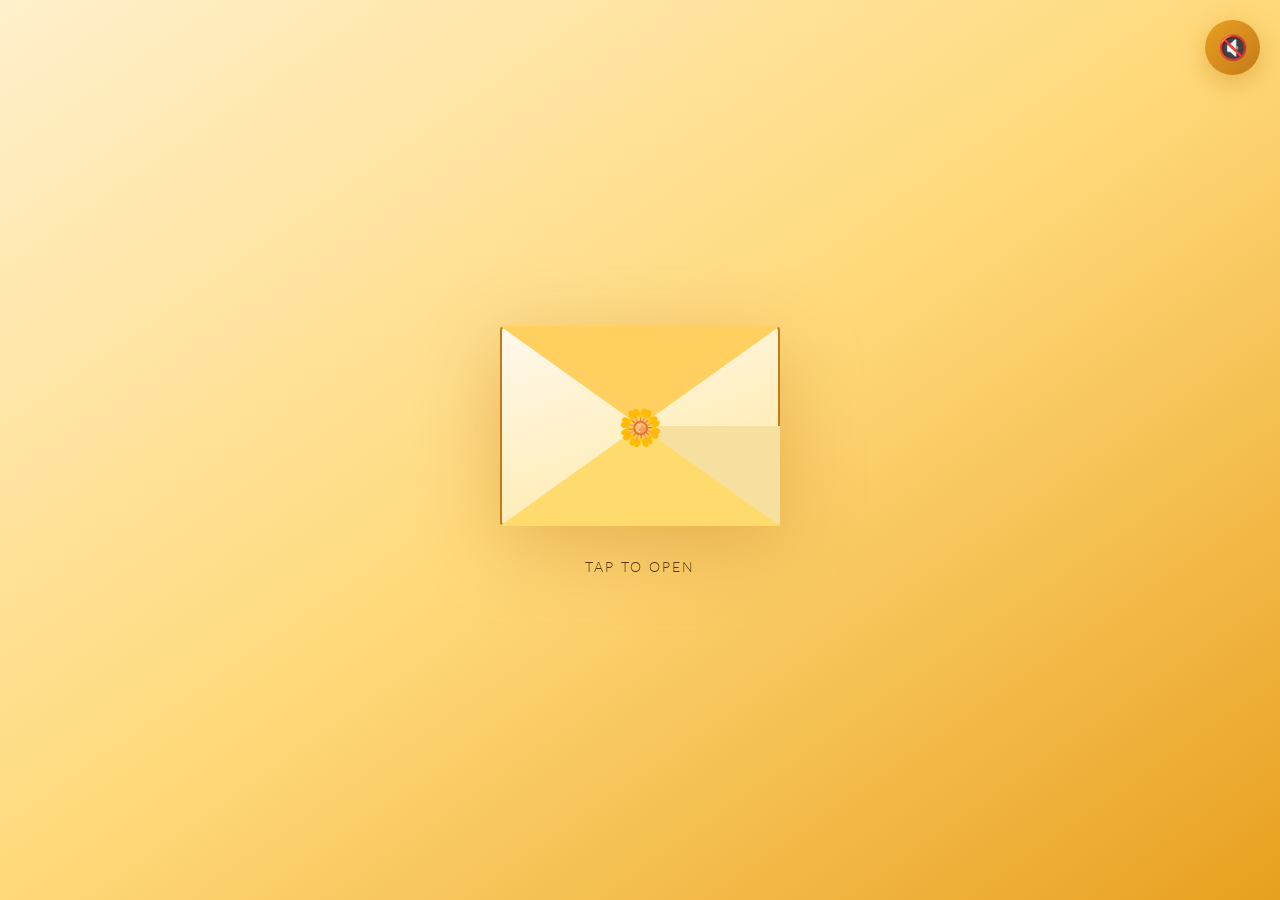
<file: index.html>
<!DOCTYPE html>
<html lang="en">
<head>
  <meta charset="UTF-8" />
  <meta name="viewport" content="width=device-width, initial-scale=1.0" />
  <title>Omair ki Haldi 🌼</title>
  <link rel="stylesheet" href="style.css" />
  <link href="https://fonts.googleapis.com/css2?family=Playfair+Display:ital,wght@0,400;0,700;1,400&family=Noto+Nastaliq+Urdu&family=Lato:wght@300;400&display=swap" rel="stylesheet" />
</head>

<body>

  <canvas id="petalCanvas"></canvas>

  <!-- Music -->
  <button class="music-btn" id="musicBtn" aria-label="Pause music">🔇</button>

  <audio id="bgMusic" loop preload="auto">
    <source src="music.mp3" type="audio/mpeg">
  </audio>

  <!-- Envelope screen -->
  <div class="envelope-screen" id="envelopeScreen">
    <div class="env-wrapper" id="envWrapper">
      <div class="envelope" id="envelope">
        <div class="env-body"></div>
        <div class="env-flap" id="envFlap"></div>
        <div class="env-left"></div>
        <div class="env-right"></div>
        <div class="env-bottom"></div>
        <div class="env-seal" id="envSeal">🌼</div>
      </div>
      <p class="tap-hint" id="tapHint">Tap to open</p>
    </div>
  </div>

  <!-- Invitation card -->
  <main class="card-screen hidden" id="cardScreen">

    <header class="card-header">
      <div class="marigold-border top"></div>
      <p class="you-are-invited fade-up">— You're Invited —</p>
      <h1 class="event-title fade-up">Omair ki<br><span>Haldi</span></h1>
      <p class="urdu fade-up">عمیر کی ہلدی</p>
      <div class="marigold-border bottom"></div>
    </header>

    <section class="couple-section fade-up">
      <div class="groom-only">
        <span class="label"></span>
        <h2>Omair Nazir Shariff</h2>
        <p class="parent-line">Son of Mrs. and Mr. Mohammed Nawaz Ahmed Shariff</p>
      </div>
    </section>

    <section class="details-section fade-up">
      <div class="detail-card">
        <span class="icon">📅</span>
        <p class="d-label">Date</p>
        <p class="d-value">Tuesday, 7th July 2026</p>
      </div>

      <div class="detail-card">
        <span class="icon">⏰</span>
        <p class="d-label">Time</p>
        <p class="d-value">6:00 PM Onwards</p>
      </div>

      <div class="detail-card">
        <span class="icon">📍</span>
        <p class="d-label">Venue</p>
        <p class="d-value">Dilshad Paradise, RT-Nagar Bengaluru</p>
      </div>
    </section>

    <section class="message-section fade-up">
      <div class="message-box">
        <p class="msg-quote">"</p>

        <p class="msg-text">
          A Touch of Yellow, A Shower of Blessings<br><br>
          Join us as we celebrate love, laughter, and togetherness at our Haldi Ceremony.<br><br>
          Surrounded by family, friends, and heartfelt duas, we begin our wedding festivities with happiness and tradition.<br><br>
          We warmly invite you to share in this special day and create beautiful memories with us.
        </p>

        <h2>Your presence will make it even more meaningful.</h2>

        <p class="msg-quote close-q">"</p>
      </div>
    </section>

    <section class="cta-section fade-up">
      <a class="btn maps-btn" href="https://maps.google.com/?q=Dilshad+Paradise+Bengaluru" target="_blank">
        <span>📍</span> View on Google Maps
      </a>

      <a class="btn rsvp-btn" href="https://wa.me/919108405996?text=Assalamualaikum!%20I%20will%20be%20attending%20Omair%27s%20Haldi%20InshAllah%20%F0%9F%8C%BC" target="_blank">
        <span>💬</span> Reply with WhatsApp
      </a>
    </section>

    <footer class="card-footer fade-up">
      <p>With love &amp; duas 🤍</p>
      <p class="footer-small">Nawaz Ahmed Shariff &amp; Family</p>
    </footer>

  </main>

 <script src="script.js"></script>

</body>
</html>

</body>
</html>
</file>
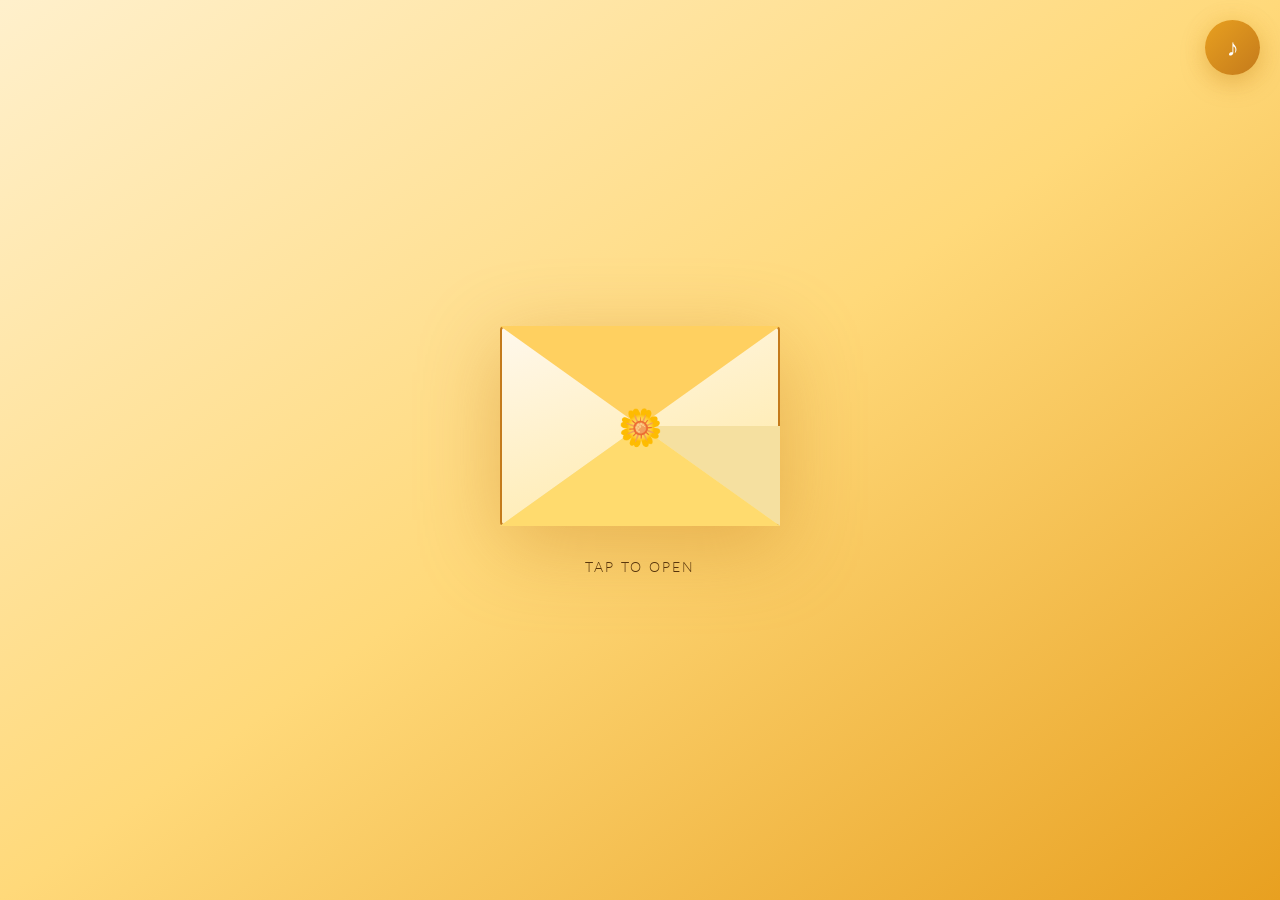
<file: Haldi.html>
<!DOCTYPE html>
<html lang="en">
<head>
  <meta charset="UTF-8" />
  <meta name="viewport" content="width=device-width, initial-scale=1.0" />
  <title>Omair ki Haldi 🌼</title>
  <link rel="stylesheet" href="style.css" />
  <link href="https://fonts.googleapis.com/css2?family=Playfair+Display:ital,wght@0,400;0,700;1,400&family=Noto+Nastaliq+Urdu&family=Lato:wght@300;400&display=swap" rel="stylesheet" />
</head>
<body>

  <!-- Petal canvas -->
  <canvas id="petalCanvas"></canvas>

  <!-- Music -->
  <button class="music-btn" id="musicBtn" aria-label="Play music">♪</button>
  <audio id="bgMusic" loop>
  <source src="music.mp3" type="audio/mpeg">
</audio>

  <!-- Envelope screen -->
  <div class="envelope-screen" id="envelopeScreen">
    <div class="env-wrapper" id="envWrapper">
      <div class="envelope" id="envelope">
        <div class="env-body"></div>
        <div class="env-flap" id="envFlap"></div>
        <div class="env-left"></div>
        <div class="env-right"></div>
        <div class="env-bottom"></div>
        <div class="env-seal" id="envSeal">🌼</div>
      </div>
      <p class="tap-hint" id="tapHint">Tap to open</p>
    </div>
  </div>

  <!-- Invitation card -->
  <main class="card-screen hidden" id="cardScreen">

    <header class="card-header">
      <div class="marigold-border top"></div>
      <p class="you-are-invited fade-up">— You're Invited —</p>
      <h1 class="event-title fade-up">Omair ki<br><span>Haldi</span></h1>
      <p class="urdu fade-up">عمیر کی ہلدی</p>
      <div class="marigold-border bottom"></div>
    </header>

    <section class="couple-section fade-up">
      <div class="groom-only">
        <span class="label"></span>
        <h2>Omair Nazir Shariff</h2>
        <p class="parent-line">Son of Mrs. and Mr. Mohammed Nawaz Ahmed Shariff</p>
      </div>
    </section>

    <section class="details-section fade-up">
      <div class="detail-card">
        <span class="icon">📅</span>
        <p class="d-label">Date</p>
        <p class="d-value">Tuesday, 7th July 2026</p>
      </div>
      <div class="detail-card">
        <span class="icon">⏰</span>
        <p class="d-label">Time</p>
        <p class="d-value">6:00 PM Onwards</p>
      </div>
      <div class="detail-card">
        <span class="icon">📍</span>
        <p class="d-label">Venue</p>
        <p class="d-value">Dilshad Paradise,RT-Nagar Bengaluru</p>
      </div>
    </section>

    <section class="message-section fade-up">
      <div class="message-box">
        <p class="msg-quote">"</p>
        <p class="msg-text">
          <br>A Touch of Yellow, A Shower of Blessings</br>

<br>Join us as we celebrate love, laughter, and togetherness at our Haldi Ceremony.</br>

<br>Surrounded by family, friends, and heartfelt duas, we begin our wedding festivities with happiness and tradition.</br>

<br>Surrounded by family, friends, and heartfelt duas, we begin our wedding festivities with happiness and tradition.</br>
<br>We warmly invite you to share in this special day and create beautiful memories with us.</br>
<h2><br>Your presence will make it even more meaningful.</br></h2>
        </p>
        <p class="msg-quote close-q">"</p>
      </div>
    </section>
    


    <section class="cta-section fade-up">
      <a class="btn maps-btn" href="https://maps.google.com/?q=Dilshad+Paradise+Bengaluru" target="_blank">
        <span>📍</span> View on Google Maps
      </a>
      <a class="btn rsvp-btn" href="https://wa.me/919108405996?text=Assalamualaikum!%20I%20will%20be%20attending%20Omair%27s%20Haldi%20InshAllah%20%F0%9F%8C%BC" target="_blank">
        <span>💬</span> Reply with WhatsApp
      </a>
    </section>

    <footer class="card-footer fade-up">
      <p>With love &amp; duas 🤍</p>
      <p class="footer-small">Nawaz Ahmed Shariff &amp; Family</p>
    </footer>

  </main>

  <script src="script.js"></script>
</body>
</html>
</file>
<file: style.css>
/* ── HALDI INVITATION ── Warm Turmeric & Marigold ── */

:root {
  --turmeric: #E8A020;
  --marigold: #F5C842;
  --deep-saffron: #C47A1B;
  --ivory: #FFF8EC;
  --cream: #FFF3DC;
  --earth: #7A4F1E;
  --dark-earth: #4A2C0A;
  --text-body: #5C3A0A;
  --petal-1: #F5C842;
  --petal-2: #E8A020;
  --petal-3: #F9E08A;
  --shadow: rgba(196, 122, 27, 0.25);
}

*, *::before, *::after { box-sizing: border-box; margin: 0; padding: 0; }

html { scroll-behavior: smooth; }

body {
  font-family: 'Lato', sans-serif;
  background: var(--ivory);
  color: var(--text-body);
  overflow-x: hidden;
  min-height: 100vh;
}

/* ── CANVAS ── */
#petalCanvas {
  position: fixed; inset: 0;
  pointer-events: none;
  z-index: 9999;
}
/* ───────────────────────── */
/* MUSIC BUTTON */
/* ───────────────────────── */

.music-btn {
  position: fixed;
  top: 20px;
  right: 20px;
  z-index: 10000;

  width: 55px;
  height: 55px;

  display: flex;
  align-items: center;
  justify-content: center;

  border: none;
  border-radius: 50%;

  background: linear-gradient(
    135deg,
    var(--turmeric),
    var(--deep-saffron)
  );

  color: white;
  font-size: 24px;

  cursor: pointer;

  box-shadow:
    0 8px 25px rgba(196,122,27,.35),
    0 0 20px rgba(245,200,66,.25);

  transition: all .3s ease;

  animation: musicPulse 2.2s infinite;
}

.music-btn:hover {
  transform: scale(1.08);
}

.music-btn:active {
  transform: scale(.95);
}

@keyframes musicPulse {
  0% {
    box-shadow:
      0 0 0 0 rgba(232,160,32,.55);
  }

  70% {
    box-shadow:
      0 0 0 18px rgba(232,160,32,0);
  }

  100% {
    box-shadow:
      0 0 0 0 rgba(232,160,32,0);
  }
}

@media (max-width: 768px) {
  .music-btn {
    top: 15px;
    right: 15px;
    width: 50px;
    height: 50px;
    font-size: 22px;
  }
}

/* ── ENVELOPE SCREEN ── */
.envelope-screen {
  position: fixed; inset: 0;
  background: linear-gradient(145deg, #FFF0CC 0%, #FFD97A 50%, #E8A020 100%);
  display: flex; align-items: center; justify-content: center;
  z-index: 500;
  transition: opacity .8s ease, visibility .8s ease;
}
.envelope-screen.gone { opacity: 0; visibility: hidden; pointer-events: none; }

.env-wrapper { display: flex; flex-direction: column; align-items: center; gap: 32px; }

.envelope {
  position: relative;
  width: 280px; height: 200px;
  cursor: pointer;
  filter: drop-shadow(0 20px 40px rgba(196,122,27,0.4));
}

.env-body {
  position: absolute; inset: 0;
  background: linear-gradient(160deg, #FFF8EC, #FFE8A0);
  border-radius: 4px;
  border: 2px solid var(--deep-saffron);
}
.env-left, .env-right, .env-bottom {
  position: absolute;
  bottom: 0; width: 0; height: 0;
  border-style: solid;
}
.env-left { left: 0; border-width: 0 0 100px 140px; border-color: transparent transparent #F5E0A0 transparent; }
.env-right { right: 0; border-width: 0 140px 100px 0; border-color: transparent #F5E0A0 transparent transparent; }
.env-bottom { left: 0; right: 0; border-width: 0 140px 100px 140px; border-color: transparent transparent #FFDB6E transparent; }

.env-flap {
  position: absolute; top: 0; left: 0; right: 0;
  width: 0; height: 0;
  border-style: solid;
  border-width: 100px 140px 0 140px;
  border-color: #FFD060 transparent transparent transparent;
  transform-origin: top center;
  transition: transform .8s cubic-bezier(.25,.46,.45,.94);
  z-index: 2;
}
.env-flap.open { transform: rotateX(180deg); }

.env-seal {
  position: absolute; top: 50%; left: 50%;
  transform: translate(-50%, -50%);
  font-size: 36px;
  z-index: 3;
  transition: opacity .4s, transform .4s;
  animation: pulse-seal 2s ease-in-out infinite;
}
.env-seal.hidden { opacity: 0; transform: translate(-50%,-50%) scale(0); }

@keyframes pulse-seal {
  0%,100% { transform: translate(-50%,-50%) scale(1); }
  50% { transform: translate(-50%,-50%) scale(1.1); }
}

.tap-hint {
  font-family: 'Lato', sans-serif;
  font-weight: 300;
  font-size: 14px;
  color: var(--dark-earth);
  letter-spacing: 2px;
  text-transform: uppercase;
  animation: blink 2s ease-in-out infinite;
}
@keyframes blink { 0%,100%{opacity:1}50%{opacity:.3} }

/* ── CARD SCREEN ── */
.card-screen {
  min-height: 100vh;
  background: linear-gradient(180deg, #FFFBF0 0%, var(--cream) 40%, #FFF3D0 100%);
  padding: 0 0 60px;
  position: relative;
}
.card-screen.hidden { display: none; }

/* ── HEADER ── */
.card-header {
  text-align: center;
  padding: 60px 24px 40px;
  position: relative;
  background: linear-gradient(180deg, #FFF8E0, transparent);
}

.marigold-border {
  height: 6px;
  background: repeating-linear-gradient(90deg,
    var(--marigold) 0, var(--marigold) 12px,
    var(--turmeric) 12px, var(--turmeric) 18px,
    var(--deep-saffron) 18px, var(--deep-saffron) 24px,
    var(--turmeric) 24px, var(--turmeric) 30px
  );
  border-radius: 3px;
  margin: 12px 0;
}

.you-are-invited {
  font-family: 'Lato', sans-serif;
  font-weight: 300;
  font-size: 13px;
  letter-spacing: 4px;
  text-transform: uppercase;
  color: var(--deep-saffron);
  margin-bottom: 16px;
}

.event-title {
  font-family: 'Playfair Display', serif;
  font-size: clamp(42px, 12vw, 72px);
  color: var(--dark-earth);
  line-height: 1.1;
  margin-bottom: 8px;
}
.event-title span {
  color: var(--deep-saffron);
  font-style: italic;
}

.urdu {
  font-family: 'Noto Nastaliq Urdu', serif;
  font-size: clamp(22px, 6vw, 36px);
  color: var(--turmeric);
  margin-top: 8px;
  direction: rtl;
}

/* ── COUPLE SECTION ── */
.couple-section {
  display: flex;
  justify-content: center;
  padding: 32px 24px;
}

.groom-only {
  text-align: center;
  background: linear-gradient(135deg, #FFF5DC, #FFE8A0);
  border: 2px solid var(--turmeric);
  border-radius: 16px;
  padding: 28px 48px;
  box-shadow: 0 8px 32px var(--shadow);
  position: relative;
}
.groom-only::before {
  content: '🌼';
  position: absolute; top: -14px; left: 50%; transform: translateX(-50%);
  font-size: 24px;
}
.label {
  font-size: 11px;
  letter-spacing: 3px;
  text-transform: uppercase;
  color: var(--deep-saffron);
  display: block;
  margin-bottom: 8px;
}
.groom-only h2 {
  font-family: 'Playfair Display', serif;
  font-size: clamp(22px, 6vw, 32px);
  color: var(--dark-earth);
  font-style: italic;
}
.parent-line {
  font-size: 13px;
  color: var(--earth);
  margin-top: 6px;
  font-weight: 300;
}

/* ── DETAILS ── */
.details-section {
  display: flex; flex-direction: column;
  gap: 16px;
  padding: 8px 24px 24px;
}

.detail-card {
  background: linear-gradient(135deg, #FFFBF0, #FFF0C8);
  border-left: 4px solid var(--turmeric);
  border-radius: 12px;
  padding: 18px 20px;
  display: flex; align-items: center; gap: 16px;
  box-shadow: 0 4px 16px rgba(196,122,27,0.1);
}
.detail-card .icon { font-size: 24px; flex-shrink: 0; }
.d-label {
  font-size: 11px; letter-spacing: 2px;
  text-transform: uppercase; color: var(--deep-saffron); margin-bottom: 4px;
}
.d-value {
  font-family: 'Playfair Display', serif;
  font-size: 17px; color: var(--dark-earth);
}

/* ── MESSAGE ── */
.message-section { padding: 8px 24px 24px; }
.message-box {
  background: linear-gradient(135deg, #FFFBE8, #FFF3CC);
  border: 1px solid rgba(232,160,32,.3);
  border-radius: 16px;
  padding: 28px 24px;
  text-align: center;
  position: relative;
  box-shadow: inset 0 2px 16px rgba(245,200,66,.15);
}
.msg-quote {
  font-family: 'Playfair Display', serif;
  font-size: 48px; color: var(--turmeric);
  line-height: .5;
  opacity: .5;
}
.msg-quote.close-q { line-height: 1.6; }
.msg-text {
  font-size: 15px; line-height: 1.8;
  color: var(--text-body);
  font-style: italic;
  padding: 8px 0;
}

/* ── SCHEDULE ── */
.schedule-section { padding: 8px 24px 24px; }
.section-heading {
  font-family: 'Playfair Display', serif;
  font-size: 22px; color: var(--dark-earth);
  text-align: center; margin-bottom: 20px;
  position: relative;
}
.section-heading::after {
  content: '';
  display: block; width: 60px; height: 2px;
  background: var(--turmeric);
  margin: 8px auto 0;
  border-radius: 1px;
}

.schedule-list { display: flex; flex-direction: column; gap: 0; }
.sched-item {
  display: grid;
  grid-template-columns: 90px 20px 1fr;
  align-items: center; gap: 12px;
  padding: 14px 0;
  border-bottom: 1px dashed rgba(232,160,32,.3);
}
.sched-item:last-child { border-bottom: none; }
.sched-time {
  font-size: 12px; font-weight: 700;
  color: var(--deep-saffron); letter-spacing: 1px; text-align: right;
}
.sched-dot {
  width: 12px; height: 12px; border-radius: 50%;
  background: var(--turmeric);
  border: 2px solid var(--deep-saffron);
  justify-self: center;
}
.sched-event { font-size: 14px; color: var(--text-body); }

/* ── CTA ── */
.cta-section {
  padding: 24px;
  display: flex; flex-direction: column; gap: 14px;
}
.btn {
  display: flex; align-items: center; justify-content: center;
  gap: 10px;
  padding: 16px 24px;
  border-radius: 50px;
  font-size: 15px; font-weight: 600;
  text-decoration: none;
  letter-spacing: .5px;
  transition: transform .2s, box-shadow .2s;
  cursor: pointer;
}
.btn:active { transform: scale(.97); }

.maps-btn {
  background: linear-gradient(135deg, var(--turmeric), var(--deep-saffron));
  color: #fff;
  box-shadow: 0 8px 24px rgba(196,122,27,.4);
}
.maps-btn:hover { box-shadow: 0 12px 32px rgba(196,122,27,.5); transform: translateY(-2px); }

.rsvp-btn {
  background: linear-gradient(135deg, #25D366, #128C7E);
  color: #fff;
  box-shadow: 0 8px 24px rgba(37,211,102,.3);
}
.rsvp-btn:hover { box-shadow: 0 12px 32px rgba(37,211,102,.4); transform: translateY(-2px); }

/* ── FOOTER ── */
.card-footer {
  text-align: center; padding: 16px 24px 0;
  border-top: 1px solid rgba(232,160,32,.25);
}
.card-footer p { font-size: 14px; color: var(--earth); line-height: 2; }
.footer-small { font-size: 12px; letter-spacing: 1px; color: var(--deep-saffron); }

/* ── FADE ANIMATIONS ── */
.fade-up {
  opacity: 0; transform: translateY(32px);
  transition: opacity .8s ease, transform .8s ease;
}
.fade-up.visible { opacity: 1; transform: translateY(0); }

/* ── RESPONSIVE ── */
@media (max-width: 400px) {
  .groom-only { padding: 24px 28px; }
  .detail-card { padding: 14px 16px; }
  .sched-item { grid-template-columns: 80px 16px 1fr; }
}
</file>
